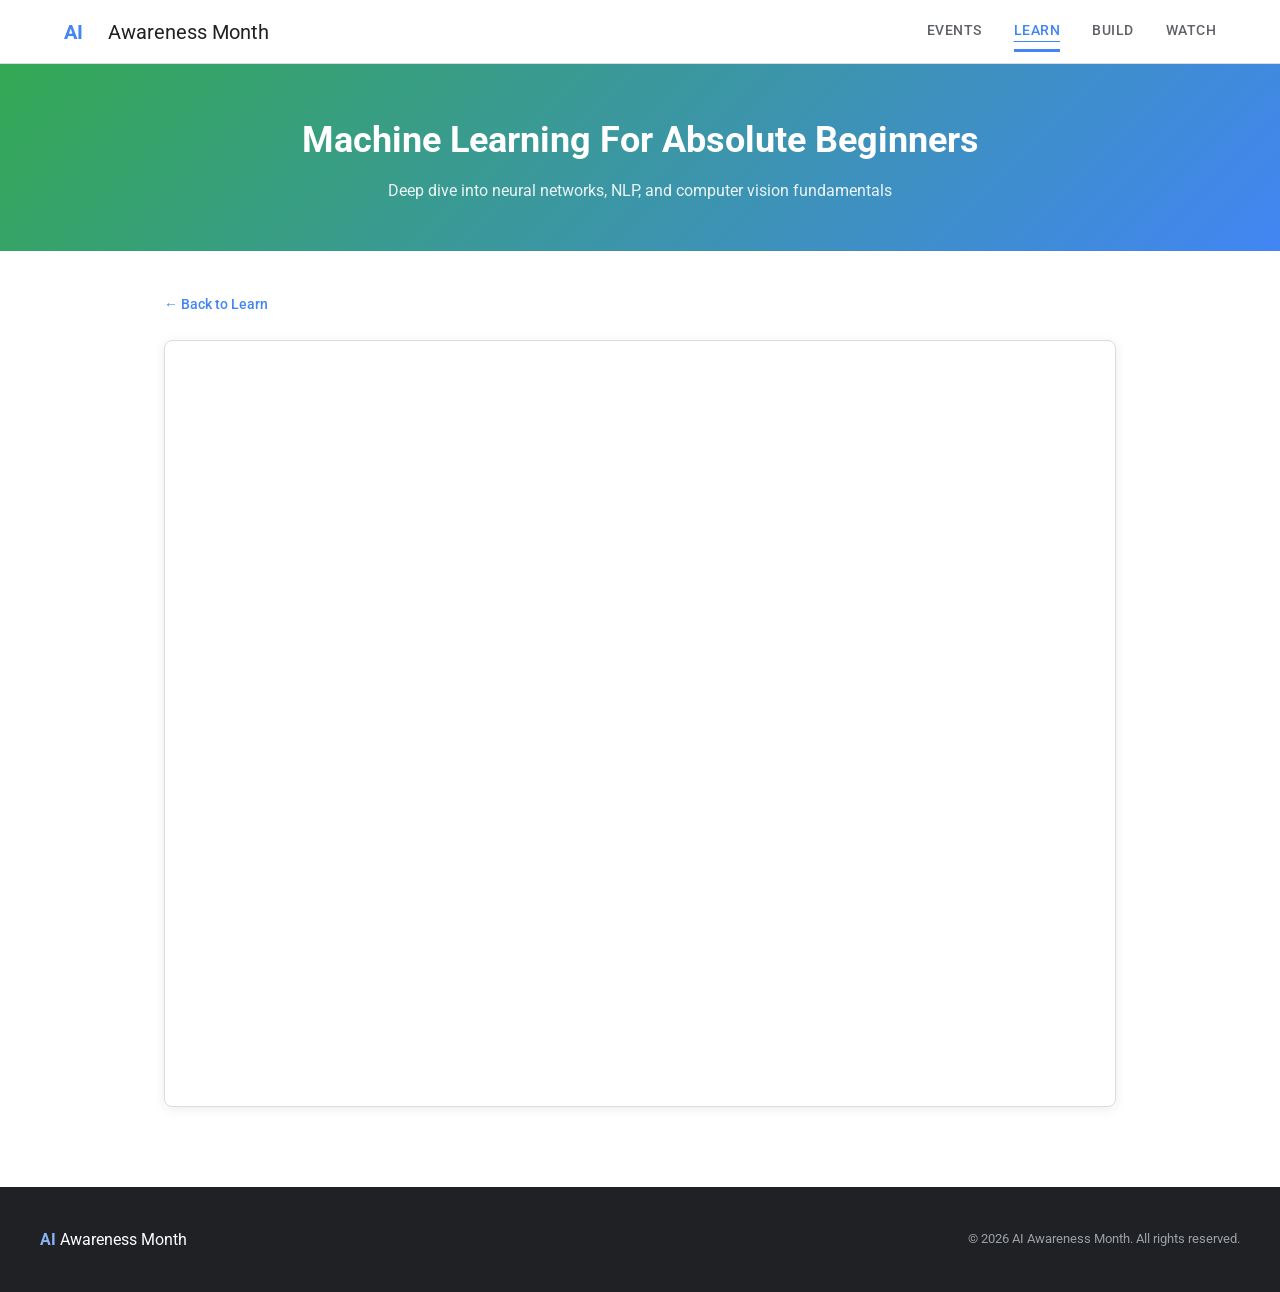
<file: deep-dives.html>
<!DOCTYPE html>
<html lang="en">
<head>
    <meta charset="UTF-8">
    <meta name="viewport" content="width=device-width, initial-scale=1.0">
    <title>Deep Dives - Machine Learning Book - AI Awareness Month</title>
    <link rel="stylesheet" href="styles.css">
    <link rel="preconnect" href="https://fonts.googleapis.com">
    <link rel="preconnect" href="https://fonts.gstatic.com" crossorigin>
    <link href="https://fonts.googleapis.com/css2?family=Google+Sans:wght@400;500;700&family=Roboto:wght@300;400;500;700&display=swap" rel="stylesheet">
    <style>
        .pdf-hero {
            margin-top: 64px;
            background: linear-gradient(135deg, #34a853, #4285f4);
            padding: 48px 24px;
            text-align: center;
            color: #fff;
        }

        .pdf-hero h1 {
            font-family: var(--font-display);
            font-size: 2.25rem;
            font-weight: 700;
            margin-bottom: 8px;
        }

        .pdf-hero p {
            font-size: 1rem;
            opacity: 0.9;
            max-width: 600px;
            margin: 0 auto;
        }

        .pdf-viewer-wrapper {
            max-width: 1000px;
            margin: 0 auto;
            padding: 40px 24px 80px;
        }

        .back-link {
            display: inline-flex;
            align-items: center;
            gap: 6px;
            font-family: var(--font-display);
            font-size: 0.875rem;
            font-weight: 500;
            color: var(--color-blue);
            margin-bottom: 24px;
            transition: color 0.2s;
        }

        .back-link:hover {
            color: #3367d6;
            text-decoration: underline;
        }

        /* PDF Embed */
        .pdf-embed-container {
            border: 1px solid var(--color-border);
            border-radius: 8px;
            overflow: hidden;
            box-shadow: 0 2px 12px rgba(0, 0, 0, 0.08);
        }

        .pdf-embed-container iframe {
            width: 100%;
            height: 85vh;
            border: none;
            display: block;
        }

        /* Responsive */
        @media (max-width: 768px) {
            .pdf-hero h1 {
                font-size: 1.75rem;
            }

            .pdf-embed-container iframe {
                height: 70vh;
            }
        }
    </style>
</head>
<body>
    <!-- Navigation Bar -->
    <header class="navbar">
        <div class="navbar-container">
            <div class="navbar-brand">
                <span class="brand-ai">AI</span>&nbsp;<span class="brand-text">Awareness Month</span>
            </div>
            <nav class="navbar-links" aria-label="Main navigation">
                <a href="index.html#events" class="nav-link">EVENTS</a>
                <a href="index.html#learn" class="nav-link active">LEARN</a>
                <a href="index.html#build" class="nav-link">BUILD</a>
                <a href="index.html#watch" class="nav-link">WATCH</a>
            </nav>
            <button class="mobile-menu-btn" aria-label="Toggle menu" aria-expanded="false">
                <span class="hamburger"></span>
            </button>
        </div>
    </header>

    <!-- Hero -->
    <div class="pdf-hero">
        <h1>Machine Learning For Absolute Beginners</h1>
        <p>Deep dive into neural networks, NLP, and computer vision fundamentals</p>
    </div>

    <!-- PDF Viewer -->
    <div class="pdf-viewer-wrapper">
        <a href="index.html#learn" class="back-link">← Back to Learn</a>

        <!-- Embedded PDF -->
        <div class="pdf-embed-container">
            <iframe src="Machine Learning For Absolute Beginners.pdf" id="pdf-frame" title="Machine Learning For Absolute Beginners"></iframe>
        </div>
    </div>

    <!-- Footer -->
    <footer class="footer">
        <div class="footer-container">
            <div class="footer-brand">
                <span class="brand-ai">AI</span><span class="brand-text"> Awareness Month</span>
            </div>
            <p class="footer-copy">&copy; 2026 AI Awareness Month. All rights reserved.</p>
        </div>
    </footer>

    <script>
        // Mobile menu
        const mobileMenuBtn = document.querySelector('.mobile-menu-btn');
        const navbarLinks = document.querySelector('.navbar-links');
        if (mobileMenuBtn) {
            mobileMenuBtn.addEventListener('click', () => {
                const isExpanded = mobileMenuBtn.getAttribute('aria-expanded') === 'true';
                mobileMenuBtn.setAttribute('aria-expanded', !isExpanded);
                navbarLinks.classList.toggle('active');
            });
        }
    </script>
</body>
</html>
</file>
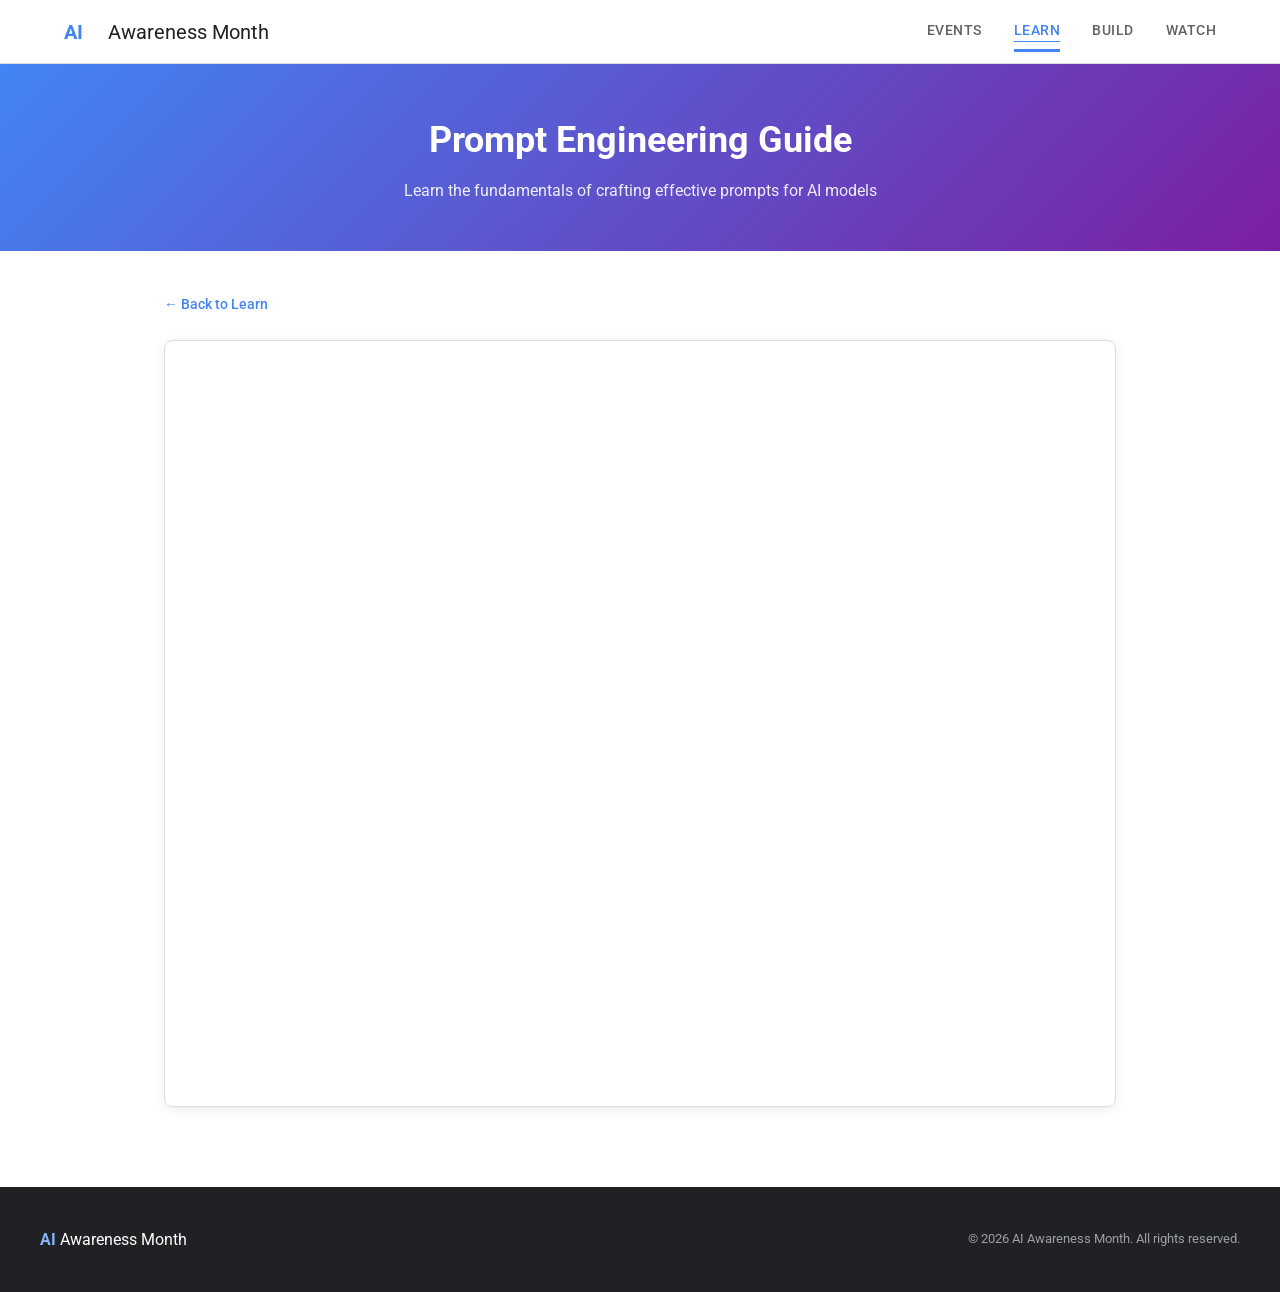
<file: prompt-engineering.html>
<!DOCTYPE html>
<html lang="en">
<head>
    <meta charset="UTF-8">
    <meta name="viewport" content="width=device-width, initial-scale=1.0">
    <title>Prompt Engineering Guide - AI Awareness Month</title>
    <link rel="stylesheet" href="styles.css">
    <link rel="preconnect" href="https://fonts.googleapis.com">
    <link rel="preconnect" href="https://fonts.gstatic.com" crossorigin>
    <link href="https://fonts.googleapis.com/css2?family=Google+Sans:wght@400;500;700&family=Roboto:wght@300;400;500;700&display=swap" rel="stylesheet">
    <style>
        .pdf-hero {
            margin-top: 64px;
            background: linear-gradient(135deg, #4285f4, #7b1fa2);
            padding: 48px 24px;
            text-align: center;
            color: #fff;
        }

        .pdf-hero h1 {
            font-family: var(--font-display);
            font-size: 2.25rem;
            font-weight: 700;
            margin-bottom: 8px;
        }

        .pdf-hero p {
            font-size: 1rem;
            opacity: 0.9;
            max-width: 600px;
            margin: 0 auto;
        }

        .pdf-viewer-wrapper {
            max-width: 1000px;
            margin: 0 auto;
            padding: 40px 24px 80px;
        }

        .back-link {
            display: inline-flex;
            align-items: center;
            gap: 6px;
            font-family: var(--font-display);
            font-size: 0.875rem;
            font-weight: 500;
            color: var(--color-blue);
            margin-bottom: 24px;
            transition: color 0.2s;
        }

        .back-link:hover {
            color: #3367d6;
            text-decoration: underline;
        }

        /* PDF Embed */
        .pdf-embed-container {
            border: 1px solid var(--color-border);
            border-radius: 8px;
            overflow: hidden;
            box-shadow: 0 2px 12px rgba(0, 0, 0, 0.08);
        }

        .pdf-embed-container iframe {
            width: 100%;
            height: 85vh;
            border: none;
            display: block;
        }

        /* Responsive */
        @media (max-width: 768px) {
            .pdf-hero h1 {
                font-size: 1.75rem;
            }

            .pdf-embed-container iframe {
                height: 70vh;
            }
        }
    </style>
</head>
<body>
    <!-- Navigation Bar -->
    <header class="navbar">
        <div class="navbar-container">
            <div class="navbar-brand">
                <span class="brand-ai">AI</span>&nbsp;<span class="brand-text">Awareness Month</span>
            </div>
            <nav class="navbar-links" aria-label="Main navigation">
                <a href="index.html#events" class="nav-link">EVENTS</a>
                <a href="index.html#learn" class="nav-link active">LEARN</a>
                <a href="index.html#build" class="nav-link">BUILD</a>
                <a href="index.html#watch" class="nav-link">WATCH</a>
            </nav>
            <button class="mobile-menu-btn" aria-label="Toggle menu" aria-expanded="false">
                <span class="hamburger"></span>
            </button>
        </div>
    </header>

    <!-- Hero -->
    <div class="pdf-hero">
        <h1>Prompt Engineering Guide</h1>
        <p>Learn the fundamentals of crafting effective prompts for AI models</p>
    </div>

    <!-- PDF Viewer -->
    <div class="pdf-viewer-wrapper">
        <a href="index.html#learn" class="back-link">← Back to Learn</a>

        <!-- Embedded PDF -->
        <div class="pdf-embed-container">
            <iframe src="Prompt_Engineering.pdf" id="pdf-frame" title="Prompt Engineering Guide"></iframe>
        </div>
    </div>

    <!-- Footer -->
    <footer class="footer">
        <div class="footer-container">
            <div class="footer-brand">
                <span class="brand-ai">AI</span><span class="brand-text"> Awareness Month</span>
            </div>
            <p class="footer-copy">&copy; 2026 AI Awareness Month. All rights reserved.</p>
        </div>
    </footer>

    <script>
        // Mobile menu
        const mobileMenuBtn = document.querySelector('.mobile-menu-btn');
        const navbarLinks = document.querySelector('.navbar-links');
        if (mobileMenuBtn) {
            mobileMenuBtn.addEventListener('click', () => {
                const isExpanded = mobileMenuBtn.getAttribute('aria-expanded') === 'true';
                mobileMenuBtn.setAttribute('aria-expanded', !isExpanded);
                navbarLinks.classList.toggle('active');
            });
        }
    </script>
</body>
</html>
</file>
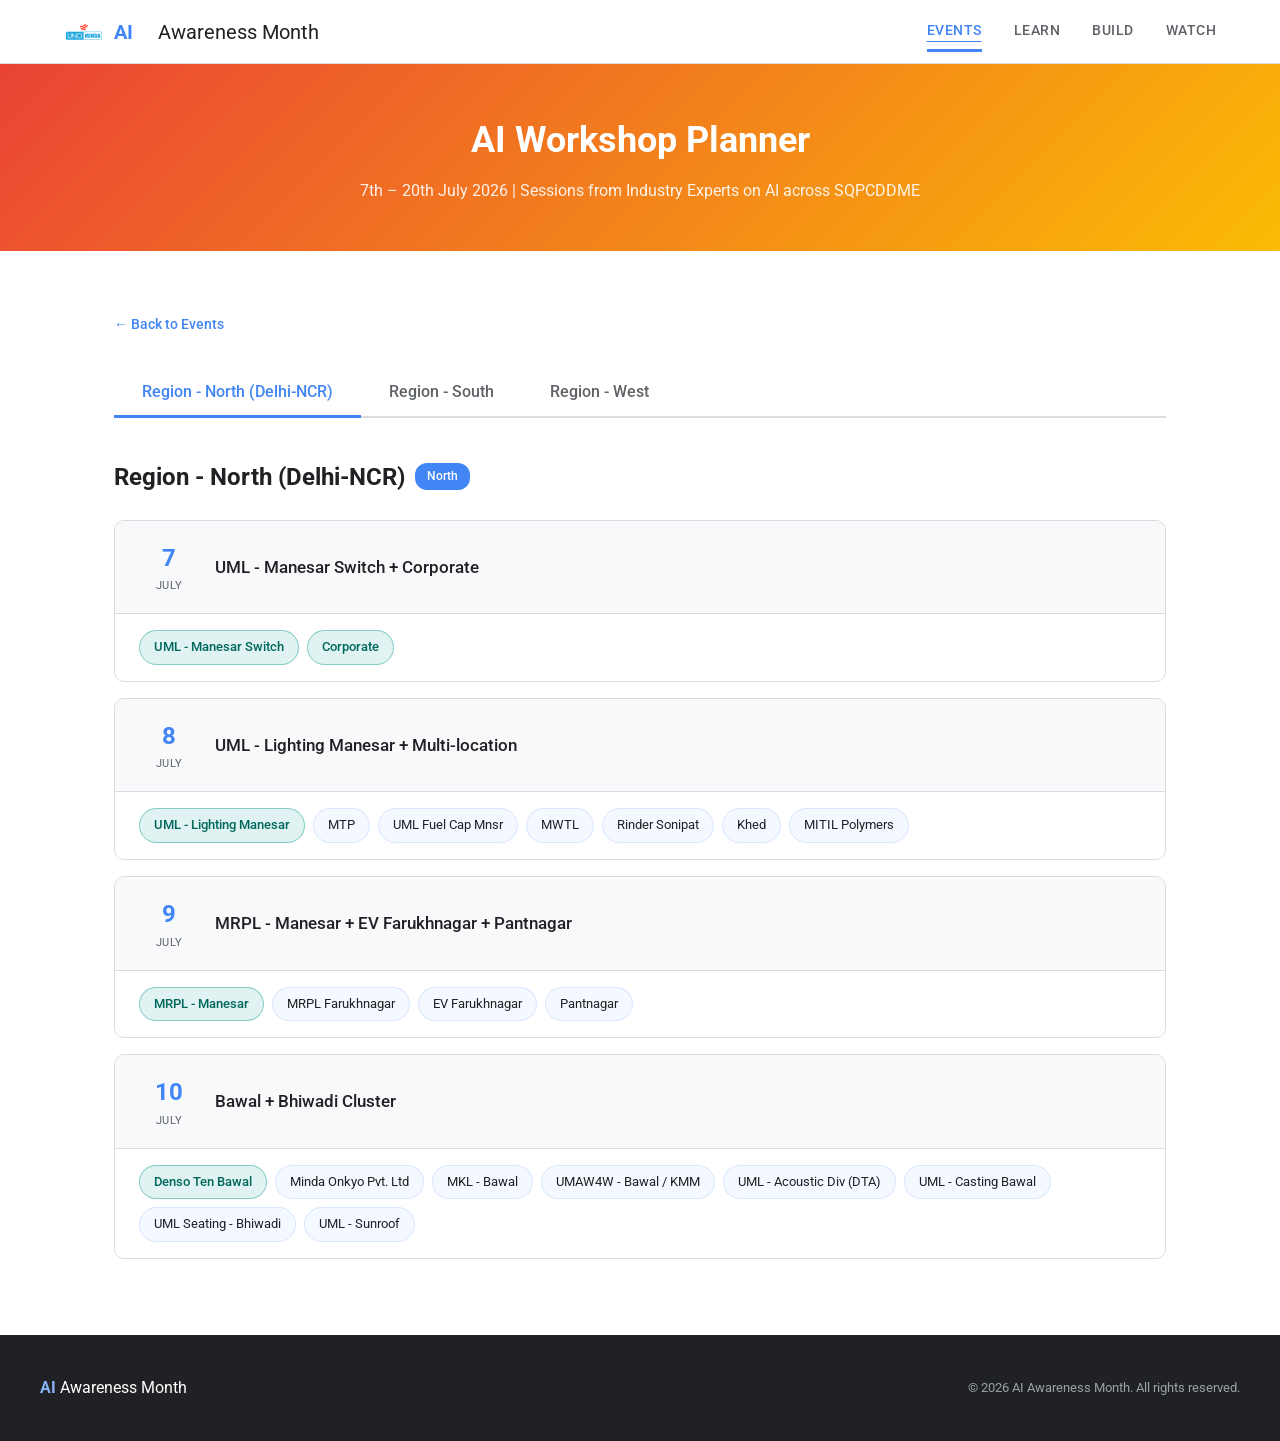
<file: workshop-planner.html>
<!DOCTYPE html>
<html lang="en">
<head>
    <meta charset="UTF-8">
    <meta name="viewport" content="width=device-width, initial-scale=1.0">
    <title>Workshop Planner - AI Awareness Month</title>
    <link rel="stylesheet" href="styles.css">
    <link rel="preconnect" href="https://fonts.googleapis.com">
    <link rel="preconnect" href="https://fonts.gstatic.com" crossorigin>
    <link href="https://fonts.googleapis.com/css2?family=Google+Sans:wght@400;500;700&family=Roboto:wght@300;400;500;700&display=swap" rel="stylesheet">
    <style>
        .workshop-hero {
            margin-top: 64px;
            background: linear-gradient(135deg, #ea4335, #fbbc04);
            padding: 48px 24px;
            text-align: center;
            color: #fff;
        }

        .workshop-hero h1 {
            font-family: var(--font-display);
            font-size: 2.25rem;
            font-weight: 700;
            margin-bottom: 8px;
        }

        .workshop-hero p {
            font-size: 1rem;
            opacity: 0.9;
            max-width: 700px;
            margin: 0 auto;
        }

        .back-link {
            display: inline-flex;
            align-items: center;
            gap: 6px;
            font-family: var(--font-display);
            font-size: 0.875rem;
            font-weight: 500;
            color: var(--color-blue);
            margin-bottom: 32px;
            transition: color 0.2s;
        }

        .back-link:hover {
            color: #3367d6;
            text-decoration: underline;
        }

        .workshop-schedule {
            max-width: 1100px;
            margin: 0 auto;
            padding: 60px 24px;
        }

        /* Region Tabs */
        .region-tabs {
            display: flex;
            gap: 0;
            margin-bottom: 40px;
            border-bottom: 2px solid var(--color-border);
        }

        .region-tab {
            font-family: var(--font-display);
            font-size: 1rem;
            font-weight: 500;
            padding: 14px 28px;
            background: none;
            border: none;
            color: var(--color-gray);
            cursor: pointer;
            border-bottom: 3px solid transparent;
            margin-bottom: -2px;
            transition: color 0.2s, border-color 0.2s;
        }

        .region-tab:hover {
            color: var(--color-blue);
        }

        .region-tab.active {
            color: var(--color-blue);
            border-bottom-color: var(--color-blue);
        }

        /* Region Content */
        .region-content {
            display: none;
        }

        .region-content.active {
            display: block;
        }

        .region-title {
            font-family: var(--font-display);
            font-size: 1.5rem;
            font-weight: 700;
            color: var(--color-dark);
            margin-bottom: 24px;
            display: flex;
            align-items: center;
            gap: 10px;
        }

        .region-title .region-badge {
            font-size: 0.75rem;
            font-weight: 500;
            padding: 4px 12px;
            border-radius: 12px;
            color: #fff;
        }

        .badge-north {
            background: var(--color-blue);
        }

        .badge-south {
            background: var(--color-green);
        }

        .badge-west {
            background: #e65100;
        }

        /* Workshop Day Card */
        .workshop-day {
            border: 1px solid var(--color-border);
            border-radius: 10px;
            margin-bottom: 16px;
            overflow: hidden;
            transition: box-shadow 0.2s;
        }

        .workshop-day:hover {
            box-shadow: 0 3px 12px rgba(0, 0, 0, 0.08);
        }

        .workshop-day-header {
            display: flex;
            align-items: center;
            gap: 16px;
            padding: 18px 24px;
            background: var(--color-light-gray);
            border-bottom: 1px solid var(--color-border);
        }

        .workshop-day-date {
            min-width: 60px;
            text-align: center;
        }

        .workshop-day-date .day-num {
            font-family: var(--font-display);
            font-size: 1.5rem;
            font-weight: 700;
            color: var(--color-blue);
        }

        .workshop-day-date .day-label {
            font-size: 0.7rem;
            color: var(--color-gray);
            text-transform: uppercase;
            letter-spacing: 0.5px;
        }

        .workshop-day-header h3 {
            font-family: var(--font-display);
            font-size: 1.0625rem;
            font-weight: 500;
            color: var(--color-dark);
        }

        .workshop-day-locations {
            padding: 16px 24px;
            display: flex;
            flex-wrap: wrap;
            gap: 8px;
        }

        .location-chip {
            display: inline-block;
            font-size: 0.8125rem;
            font-weight: 400;
            padding: 6px 14px;
            background: rgba(66, 133, 244, 0.06);
            border: 1px solid rgba(66, 133, 244, 0.15);
            border-radius: 20px;
            color: var(--color-dark);
            transition: background 0.2s;
        }

        .location-chip:hover {
            background: rgba(66, 133, 244, 0.12);
        }

        .location-chip.highlight {
            background: rgba(0, 150, 136, 0.12);
            border: 1px solid rgba(0, 150, 136, 0.4);
            color: #00695c;
            font-weight: 500;
        }

        .location-chip.highlight:hover {
            background: rgba(0, 150, 136, 0.2);
        }

        /* Responsive */
        @media (max-width: 768px) {
            .workshop-hero h1 {
                font-size: 1.75rem;
            }

            .region-tabs {
                flex-direction: column;
                border-bottom: none;
                gap: 4px;
            }

            .region-tab {
                border-bottom: none;
                border-left: 3px solid transparent;
                text-align: left;
                padding: 12px 20px;
            }

            .region-tab.active {
                border-left-color: var(--color-blue);
                border-bottom-color: transparent;
                background: var(--color-light-gray);
                border-radius: 0 6px 6px 0;
            }

            .workshop-day-header {
                flex-direction: column;
                align-items: flex-start;
                gap: 8px;
            }
        }
    </style>
</head>
<body>
    <!-- Navigation Bar -->
    <header class="navbar">
        <div class="navbar-container">
            <div class="navbar-brand">
                <img src="Logo.png" alt="AI Awareness Month Logo" class="navbar-logo">
                <span class="brand-ai">AI</span>&nbsp;<span class="brand-text">Awareness Month</span>
            </div>
            <nav class="navbar-links" aria-label="Main navigation">
                <a href="index.html#events" class="nav-link active">EVENTS</a>
                <a href="index.html#learn" class="nav-link">LEARN</a>
                <a href="index.html#build" class="nav-link">BUILD</a>
                <a href="index.html#watch" class="nav-link">WATCH</a>
            </nav>
            <button class="mobile-menu-btn" aria-label="Toggle menu" aria-expanded="false">
                <span class="hamburger"></span>
            </button>
        </div>
    </header>

    <!-- Workshop Hero -->
    <div class="workshop-hero">
        <h1>AI Workshop Planner</h1>
        <p>7th – 20th July 2026 | Sessions from Industry Experts on AI across SQPCDDME</p>
    </div>

    <!-- Workshop Schedule -->
    <div class="workshop-schedule">
        <a href="index.html#events" class="back-link">← Back to Events</a>

        <!-- Region Tabs -->
        <div class="region-tabs">
            <button class="region-tab active" data-region="north">Region - North (Delhi-NCR)</button>
            <button class="region-tab" data-region="south">Region - South</button>
            <button class="region-tab" data-region="west">Region - West</button>
        </div>

        <!-- Region North -->
        <div class="region-content active" id="region-north">
            <h2 class="region-title">
                Region - North (Delhi-NCR)
                <span class="region-badge badge-north">North</span>
            </h2>

            <!-- 7th July -->
            <div class="workshop-day">
                <div class="workshop-day-header">
                    <div class="workshop-day-date">
                        <div class="day-num">7</div>
                        <div class="day-label">July</div>
                    </div>
                    <h3>UML - Manesar Switch + Corporate</h3>
                </div>
                <div class="workshop-day-locations">
                    <span class="location-chip highlight">UML - Manesar Switch</span>
                    <span class="location-chip highlight">Corporate</span>
                </div>
            </div>

            <!-- 8th July -->
            <div class="workshop-day">
                <div class="workshop-day-header">
                    <div class="workshop-day-date">
                        <div class="day-num">8</div>
                        <div class="day-label">July</div>
                    </div>
                    <h3>UML - Lighting Manesar + Multi-location</h3>
                </div>
                <div class="workshop-day-locations">
                    <span class="location-chip highlight">UML - Lighting Manesar</span>
                    <span class="location-chip">MTP</span>
                    <span class="location-chip">UML Fuel Cap Mnsr</span>
                    <span class="location-chip">MWTL</span>
                    <span class="location-chip">Rinder Sonipat</span>
                    <span class="location-chip">Khed</span>
                    <span class="location-chip">MITIL Polymers</span>
                </div>
            </div>

            <!-- 9th July -->
            <div class="workshop-day">
                <div class="workshop-day-header">
                    <div class="workshop-day-date">
                        <div class="day-num">9</div>
                        <div class="day-label">July</div>
                    </div>
                    <h3>MRPL - Manesar + EV Farukhnagar + Pantnagar</h3>
                </div>
                <div class="workshop-day-locations">
                    <span class="location-chip highlight">MRPL - Manesar</span>
                    <span class="location-chip">MRPL Farukhnagar</span>
                    <span class="location-chip">EV Farukhnagar</span>
                    <span class="location-chip">Pantnagar</span>
                </div>
            </div>

            <!-- 10th July -->
            <div class="workshop-day">
                <div class="workshop-day-header">
                    <div class="workshop-day-date">
                        <div class="day-num">10</div>
                        <div class="day-label">July</div>
                    </div>
                    <h3>Bawal + Bhiwadi Cluster</h3>
                </div>
                <div class="workshop-day-locations">
                    <span class="location-chip highlight">Denso Ten Bawal</span>
                    <span class="location-chip">Minda Onkyo Pvt. Ltd</span>
                    <span class="location-chip">MKL - Bawal</span>
                    <span class="location-chip">UMAW4W - Bawal / KMM</span>
                    <span class="location-chip">UML - Acoustic Div (DTA)</span>
                    <span class="location-chip">UML - Casting Bawal</span>
                    <span class="location-chip">UML Seating - Bhiwadi</span>
                    <span class="location-chip">UML - Sunroof</span>
                </div>
            </div>
        </div>

        <!-- Region South -->
        <div class="region-content" id="region-south">
            <h2 class="region-title">
                Region - South
                <span class="region-badge badge-south">South</span>
            </h2>

            <!-- 13th July -->
            <div class="workshop-day">
                <div class="workshop-day-header">
                    <div class="workshop-day-date">
                        <div class="day-num">13</div>
                        <div class="day-label">July</div>
                    </div>
                    <h3>Hosur + Bangalore Cluster</h3>
                </div>
                <div class="workshop-day-locations">
                    <span class="location-chip highlight">Seating Hosur</span>
                    <span class="location-chip">MKL Bangalore</span>
                    <span class="location-chip">Switch Hosur</span>
                    <span class="location-chip">MKL - Bangalore</span>
                    <span class="location-chip">UML - Casting Hosur</span>
                    <span class="location-chip">UML - Switch Hosur</span>
                    <span class="location-chip">UML Seating Hosur</span>
                    <span class="location-chip">UML - Rinder Hosur</span>
                </div>
            </div>

            <!-- 14th July -->
            <div class="workshop-day">
                <div class="workshop-day-header">
                    <div class="workshop-day-date">
                        <div class="day-num">14</div>
                        <div class="day-label">July</div>
                    </div>
                    <h3>Chennai + Mysuru Cluster</h3>
                </div>
                <div class="workshop-day-locations">
                    <span class="location-chip highlight">MRPL - Chennai</span>
                    <span class="location-chip">UML - Lighting Chennai</span>
                    <span class="location-chip">UML Seating Chennai</span>
                    <span class="location-chip">UML Seating - Mysuru</span>
                </div>
            </div>

            <!-- 16th July -->
            <div class="workshop-day">
                <div class="workshop-day-header">
                    <div class="workshop-day-date">
                        <div class="day-num">16</div>
                        <div class="day-label">July</div>
                    </div>
                    <h3>CREAT - Multi Location</h3>
                </div>
                <div class="workshop-day-locations">
                    <span class="location-chip highlight">CREAT Pune</span>
                    <span class="location-chip">CREAT - Gurgaon</span>
                    <span class="location-chip">CREAT Chennai</span>
                    <span class="location-chip">GCESTAT</span>
                    <span class="location-chip">GKWT</span>
                    <span class="location-chip">UML - Chennai CREAT</span>
                </div>
            </div>

            <!-- 17th July -->
            <div class="workshop-day">
                <div class="workshop-day-header">
                    <div class="workshop-day-date">
                        <div class="day-num">17</div>
                        <div class="day-label">July</div>
                    </div>
                    <h3>Pune Cluster</h3>
                </div>
                <div class="workshop-day-locations">
                    <span class="location-chip highlight">Switch Pune</span>
                    <span class="location-chip">MKPL - Minda Katolec</span>
                    <span class="location-chip">MRPL - Chakan Pune</span>
                    <span class="location-chip">UML - Alloy Wheel Ahmednagar</span>
                    <span class="location-chip">UML - Controller Division</span>
                    <span class="location-chip">UML - Lighting Pune</span>
                    <span class="location-chip">UML - Sensor Division Pune</span>
                    <span class="location-chip">UML - Switch Pune</span>
                    <span class="location-chip">UML Seating Pune</span>
                    <span class="location-chip">UML - Rinder Pune</span>
                </div>
            </div>
        </div>

        <!-- Region West -->
        <div class="region-content" id="region-west">
            <h2 class="region-title">
                Region - West
                <span class="region-badge badge-west">West</span>
            </h2>

            <!-- 20th July -->
            <div class="workshop-day">
                <div class="workshop-day-header">
                    <div class="workshop-day-date">
                        <div class="day-num">20</div>
                        <div class="day-label">July</div>
                    </div>
                    <h3>Gujarat Cluster</h3>
                </div>
                <div class="workshop-day-locations">
                    <span class="location-chip highlight">AW4W Gujarat</span>
                    <span class="location-chip">MKAW - Gujarat</span>
                    <span class="location-chip">MKL - Gujarat</span>
                    <span class="location-chip">MRPL - Gujarat</span>
                    <span class="location-chip">Roki Minda - Gujarat</span>
                    <span class="location-chip">TG Minda Gujarat</span>
                    <span class="location-chip">UML - Lighting Gujarat</span>
                    <span class="location-chip">UML - Wheel Assembly</span>
                </div>
            </div>
        </div>
    </div>

    <!-- Footer -->
    <footer class="footer">
        <div class="footer-container">
            <div class="footer-brand">
                <span class="brand-ai">AI</span><span class="brand-text"> Awareness Month</span>
            </div>
            <p class="footer-copy">&copy; 2026 AI Awareness Month. All rights reserved.</p>
        </div>
    </footer>

    <script>
        // Region tab switching
        const tabs = document.querySelectorAll('.region-tab');
        const contents = document.querySelectorAll('.region-content');

        tabs.forEach(tab => {
            tab.addEventListener('click', () => {
                tabs.forEach(t => t.classList.remove('active'));
                contents.forEach(c => c.classList.remove('active'));

                tab.classList.add('active');
                const region = tab.getAttribute('data-region');
                document.getElementById('region-' + region).classList.add('active');
            });
        });

        // Mobile menu
        const mobileMenuBtn = document.querySelector('.mobile-menu-btn');
        const navbarLinks = document.querySelector('.navbar-links');
        if (mobileMenuBtn) {
            mobileMenuBtn.addEventListener('click', () => {
                const isExpanded = mobileMenuBtn.getAttribute('aria-expanded') === 'true';
                mobileMenuBtn.setAttribute('aria-expanded', !isExpanded);
                navbarLinks.classList.toggle('active');
            });
        }
    </script>
</body>
</html>
</file>
<file: styles.css>
/* Reset & Base Styles */
*,
*::before,
*::after {
    margin: 0;
    padding: 0;
    box-sizing: border-box;
}

:root {
    --color-blue: #4285f4;
    --color-red: #ea4335;
    --color-yellow: #fbbc04;
    --color-green: #34a853;
    --color-dark: #202124;
    --color-gray: #5f6368;
    --color-light-gray: #f8f9fa;
    --color-border: #dadce0;
    --font-primary: 'Roboto', sans-serif;
    --font-display: 'Google Sans', 'Roboto', sans-serif;
}

html {
    scroll-behavior: smooth;
}

body {
    font-family: var(--font-primary);
    color: var(--color-dark);
    line-height: 1.6;
    overflow-x: hidden;
}

a {
    text-decoration: none;
    color: inherit;
}

/* Navigation Bar */
.navbar {
    position: fixed;
    top: 0;
    left: 0;
    right: 0;
    background: #fff;
    border-bottom: 1px solid var(--color-border);
    z-index: 1000;
    height: 64px;
}

.navbar-container {
    max-width: 1200px;
    margin: 0 auto;
    padding: 0 24px;
    display: flex;
    align-items: center;
    justify-content: space-between;
    height: 100%;
}

.navbar-brand {
    font-family: var(--font-display);
    font-size: 1.25rem;
    font-weight: 400;
    display: flex;
    align-items: center;
    gap: 10px;
}

.navbar-logo {
    height: 40px;
    width: auto;
}

.brand-ai {
    color: var(--color-blue);
    font-weight: 700;
}

.brand-text {
    color: var(--color-dark);
    font-weight: 400;
}

.navbar-links {
    display: flex;
    align-items: center;
    gap: 32px;
}

.nav-link {
    font-family: var(--font-display);
    font-size: 0.875rem;
    font-weight: 500;
    letter-spacing: 0.5px;
    color: var(--color-gray);
    padding: 8px 0;
    border-bottom: 3px solid transparent;
    transition: color 0.2s, border-color 0.2s;
}

.nav-link:hover,
.nav-link.active {
    color: var(--color-blue);
    border-bottom-color: var(--color-blue);
}

.nav-link.active {
    text-decoration: underline;
    text-underline-offset: 6px;
}

/* Mobile Menu Button */
.mobile-menu-btn {
    display: none;
    background: none;
    border: none;
    cursor: pointer;
    padding: 8px;
}

.hamburger {
    display: block;
    width: 24px;
    height: 2px;
    background: var(--color-dark);
    position: relative;
}

.hamburger::before,
.hamburger::after {
    content: '';
    position: absolute;
    width: 24px;
    height: 2px;
    background: var(--color-dark);
    left: 0;
}

.hamburger::before {
    top: -7px;
}

.hamburger::after {
    top: 7px;
}

/* Hero Section */
.hero {
    margin-top: 64px;
    width: 100%;
    background: #fff;
}

.hero-video {
    width: 100%;
    max-width: 100%;
    height: auto;
    display: block;
    transition: opacity 1.5s ease;
    opacity: 1;
}

.hero-image {
    width: 100%;
    max-width: 100%;
    height: auto;
    display: block;
    transition: opacity 1.5s ease;
}

/* Sections Common */
.section-container {
    max-width: 1200px;
    margin: 0 auto;
    padding: 80px 24px;
}

.section-title {
    font-family: var(--font-display);
    font-size: 2.25rem;
    font-weight: 700;
    color: var(--color-dark);
    margin-bottom: 12px;
}

.section-subtitle {
    font-size: 1.0625rem;
    color: var(--color-gray);
    margin-bottom: 48px;
}

/* Events Section */
.events-section {
    position: relative;
    overflow: hidden;
}

.events-video-bg {
    position: absolute;
    top: 0;
    left: 0;
    width: 100%;
    height: 100%;
    object-fit: cover;
    z-index: 0;
}

.events-overlay {
    position: absolute;
    top: 0;
    left: 0;
    right: 0;
    bottom: 0;
    background: rgba(0, 0, 0, 0.5);
    z-index: 1;
}

.events-section .section-container {
    position: relative;
    z-index: 2;
}

.events-section .section-title {
    color: #fff;
}

.events-section .section-subtitle {
    color: rgba(255, 255, 255, 0.9);
}

.events-grid {
    display: grid;
    grid-template-columns: repeat(auto-fill, minmax(280px, 1fr));
    gap: 24px;
}

.event-card {
    background: #fff;
    border-radius: 8px;
    overflow: hidden;
    box-shadow: 0 1px 3px rgba(0, 0, 0, 0.08);
    transition: box-shadow 0.2s, transform 0.2s;
}

.event-card:hover {
    box-shadow: 0 4px 16px rgba(0, 0, 0, 0.12);
    transform: translateY(-2px);
}

.event-image {
    height: 140px;
    display: flex;
    align-items: flex-start;
    justify-content: flex-end;
    padding: 16px;
}

.event-date {
    background: #fff;
    border-radius: 6px;
    padding: 8px 12px;
    text-align: center;
    box-shadow: 0 2px 4px rgba(0, 0, 0, 0.1);
}

.event-date .day {
    display: block;
    font-family: var(--font-display);
    font-size: 1.25rem;
    font-weight: 700;
    color: var(--color-dark);
}

.event-date .month {
    display: block;
    font-size: 0.6875rem;
    font-weight: 500;
    color: var(--color-gray);
    letter-spacing: 0.5px;
}

.event-details {
    padding: 20px;
}

.event-details h3 {
    font-family: var(--font-display);
    font-size: 1.0625rem;
    font-weight: 500;
    margin-bottom: 8px;
}

.event-details p {
    font-size: 0.875rem;
    color: var(--color-gray);
    margin-bottom: 12px;
    line-height: 1.5;
}

.event-tag {
    display: inline-block;
    font-size: 0.75rem;
    font-weight: 500;
    color: var(--color-blue);
    background: rgba(66, 133, 244, 0.08);
    padding: 4px 10px;
    border-radius: 12px;
}

.event-link {
    display: inline-block;
    font-size: 0.8125rem;
    font-weight: 500;
    color: var(--color-blue);
    margin-bottom: 12px;
    transition: color 0.2s;
}

.event-link:hover {
    color: #3367d6;
    text-decoration: underline;
}

/* Learn Section */
.learn-section {
    background: #fff;
}

.learn-grid {
    display: grid;
    grid-template-columns: repeat(auto-fill, minmax(300px, 1fr));
    gap: 24px;
}

.learn-card {
    padding: 32px;
    border: 1px solid var(--color-border);
    border-radius: 8px;
    transition: box-shadow 0.2s, border-color 0.2s;
}

.learn-card:hover {
    box-shadow: 0 4px 12px rgba(0, 0, 0, 0.08);
    border-color: var(--color-blue);
}

.learn-icon {
    font-size: 2rem;
    margin-bottom: 16px;
}

.learn-card h3 {
    font-family: var(--font-display);
    font-size: 1.125rem;
    font-weight: 500;
    margin-bottom: 8px;
}

.learn-card p {
    font-size: 0.875rem;
    color: var(--color-gray);
    line-height: 1.6;
}

.learn-link {
    display: inline-block;
    font-family: var(--font-display);
    font-size: 0.8125rem;
    font-weight: 500;
    color: var(--color-blue);
    margin-top: 12px;
    transition: color 0.2s;
}

.learn-card:hover .learn-link {
    color: #3367d6;
    text-decoration: underline;
}

/* Build Section */
.build-section {
    position: relative;
    overflow: hidden;
}

.build-video-bg {
    position: absolute;
    top: 0;
    left: 0;
    width: 100%;
    height: 100%;
    object-fit: cover;
    z-index: 0;
}

.build-overlay {
    position: absolute;
    top: 0;
    left: 0;
    right: 0;
    bottom: 0;
    background: rgba(255, 255, 255, 0.6);
    z-index: 1;
}

.build-section .section-container {
    position: relative;
    z-index: 2;
}

.build-grid {
    display: grid;
    grid-template-columns: repeat(auto-fill, minmax(300px, 1fr));
    gap: 24px;
}

.build-card {
    display: flex;
    flex-direction: column;
    align-items: center;
    text-align: center;
    padding: 40px 28px;
    border: 2px solid rgba(66, 133, 244, 0.3);
    border-radius: 12px;
    background: rgba(255, 255, 255, 0.9);
    box-shadow: 0 4px 20px rgba(0, 0, 0, 0.12);
    backdrop-filter: blur(8px);
    transition: box-shadow 0.2s, border-color 0.2s, transform 0.2s;
}

.build-card:hover {
    box-shadow: 0 8px 32px rgba(0, 0, 0, 0.18);
    border-color: var(--color-blue);
    transform: translateY(-4px);
}

.build-icon {
    width: 80px;
    height: 80px;
    border-radius: 50%;
    display: flex;
    align-items: center;
    justify-content: center;
    margin-bottom: 20px;
}

.build-card h3 {
    font-family: var(--font-display);
    font-size: 1.25rem;
    font-weight: 500;
    margin-bottom: 10px;
    color: var(--color-dark);
}

.build-card p {
    font-size: 0.875rem;
    color: var(--color-gray);
    line-height: 1.6;
    margin-bottom: 16px;
}

.build-link {
    font-family: var(--font-display);
    font-size: 0.8125rem;
    font-weight: 500;
    color: var(--color-blue);
    transition: color 0.2s;
}

.build-card:hover .build-link {
    color: #3367d6;
    text-decoration: underline;
}

/* Community Section */
.community-section {
    background: linear-gradient(135deg, #4285f4, #34a853);
    padding: 60px 24px;
    text-align: center;
}

.community-container {
    max-width: 700px;
    margin: 0 auto;
}

.community-section h2 {
    font-family: var(--font-display);
    font-size: 2rem;
    font-weight: 700;
    color: #fff;
    margin-bottom: 12px;
}

.community-section p {
    font-size: 1.0625rem;
    color: rgba(255, 255, 255, 0.9);
    margin-bottom: 28px;
    line-height: 1.6;
}

.btn-community {
    display: inline-block;
    font-family: var(--font-display);
    font-size: 1rem;
    font-weight: 500;
    color: var(--color-blue);
    background: #fff;
    padding: 14px 32px;
    border-radius: 6px;
    transition: box-shadow 0.2s, transform 0.1s;
}

.btn-community:hover {
    box-shadow: 0 4px 12px rgba(0, 0, 0, 0.2);
    transform: translateY(-1px);
}

/* Watch Section */
.watch-section {
    background: var(--color-light-gray);
}

.watch-grid {
    display: grid;
    grid-template-columns: repeat(auto-fill, minmax(300px, 1fr));
    gap: 24px;
}

.video-card {
    background: #fff;
    border-radius: 8px;
    overflow: hidden;
    box-shadow: 0 1px 3px rgba(0, 0, 0, 0.08);
    transition: box-shadow 0.2s;
}

.video-card:hover {
    box-shadow: 0 4px 12px rgba(0, 0, 0, 0.12);
}

.video-thumbnail {
    height: 180px;
    background: linear-gradient(135deg, #1a1a2e, #16213e);
    display: flex;
    align-items: center;
    justify-content: center;
}

.play-btn {
    width: 56px;
    height: 56px;
    background: rgba(255, 255, 255, 0.9);
    border-radius: 50%;
    display: flex;
    align-items: center;
    justify-content: center;
    font-size: 1.25rem;
    color: var(--color-dark);
    transition: transform 0.2s;
}

.video-card:hover .play-btn {
    transform: scale(1.1);
}

.video-card h3 {
    font-family: var(--font-display);
    font-size: 1rem;
    font-weight: 500;
    padding: 16px 16px 4px;
}

.video-card p {
    font-size: 0.8125rem;
    color: var(--color-gray);
    padding: 0 16px 16px;
}

/* Footer */
.footer {
    background: var(--color-dark);
    color: #fff;
    padding: 40px 24px;
}

.footer-container {
    max-width: 1200px;
    margin: 0 auto;
    display: flex;
    align-items: center;
    justify-content: space-between;
}

.footer .brand-ai {
    color: #8ab4f8;
}

.footer .brand-text {
    color: #fff;
}

.footer-copy {
    font-size: 0.8125rem;
    color: #9aa0a6;
}

/* Responsive */
@media (max-width: 768px) {
    .navbar-links {
        display: none;
        position: absolute;
        top: 64px;
        left: 0;
        right: 0;
        background: #fff;
        flex-direction: column;
        padding: 16px 24px;
        border-bottom: 1px solid var(--color-border);
        gap: 0;
    }

    .navbar-links.active {
        display: flex;
    }

    .nav-link {
        padding: 12px 0;
        border-bottom: none;
    }

    .mobile-menu-btn {
        display: block;
    }

    .hero {
        margin-top: 64px;
    }

    .hero-image {
        width: 100%;
        height: auto;
    }

    .footer-container {
        flex-direction: column;
        gap: 16px;
        text-align: center;
    }
}

@media (max-width: 480px) {
    .events-grid {
        grid-template-columns: 1fr;
    }
}
</file>
